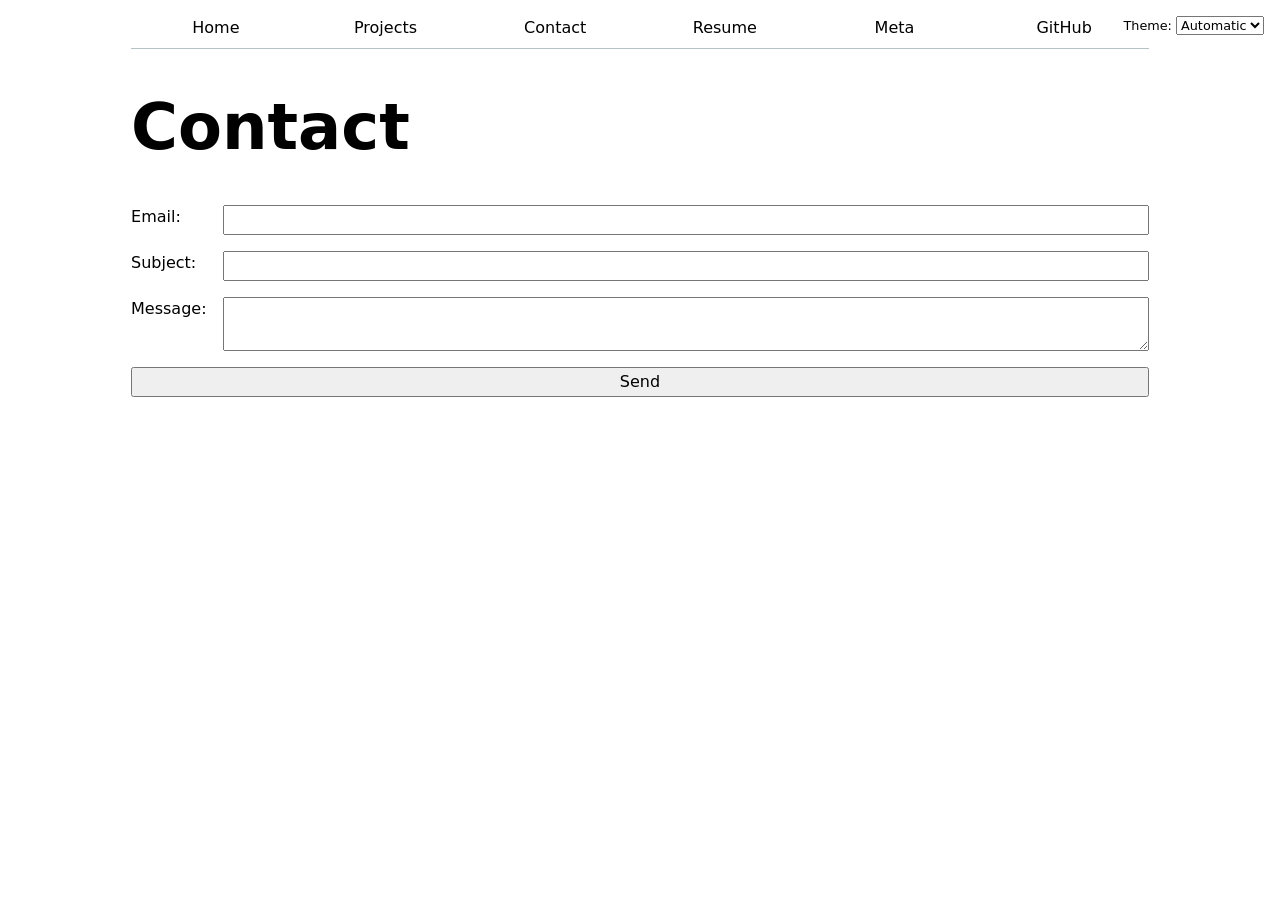
<file: contact/index.html>
<!DOCTYPE html>
<html lang="en">

<head>
    <meta charset="UTF-8">
    <meta name="viewport" content="width=device-width, initial-scale=1.0">
    <title>Contact</title>
    <link rel="stylesheet" href="../style.css">
    <script type="module" src="../global.js"></script>
</head>

<body>
    <h1>Contact</h1>
    <form action="mailto:hajjawib@gmail.com" method="POST" enctype="text/plain">
        <label>
            Email:
            <input type="email" name="email">
        </label>
        <label>
            Subject:
            <input name="subject">
        </label>
        <label>
            Message:
            <textarea name="body"></textarea>
        </label>
        <button>Send</button>
    </form>
</body>

</html>
</file>
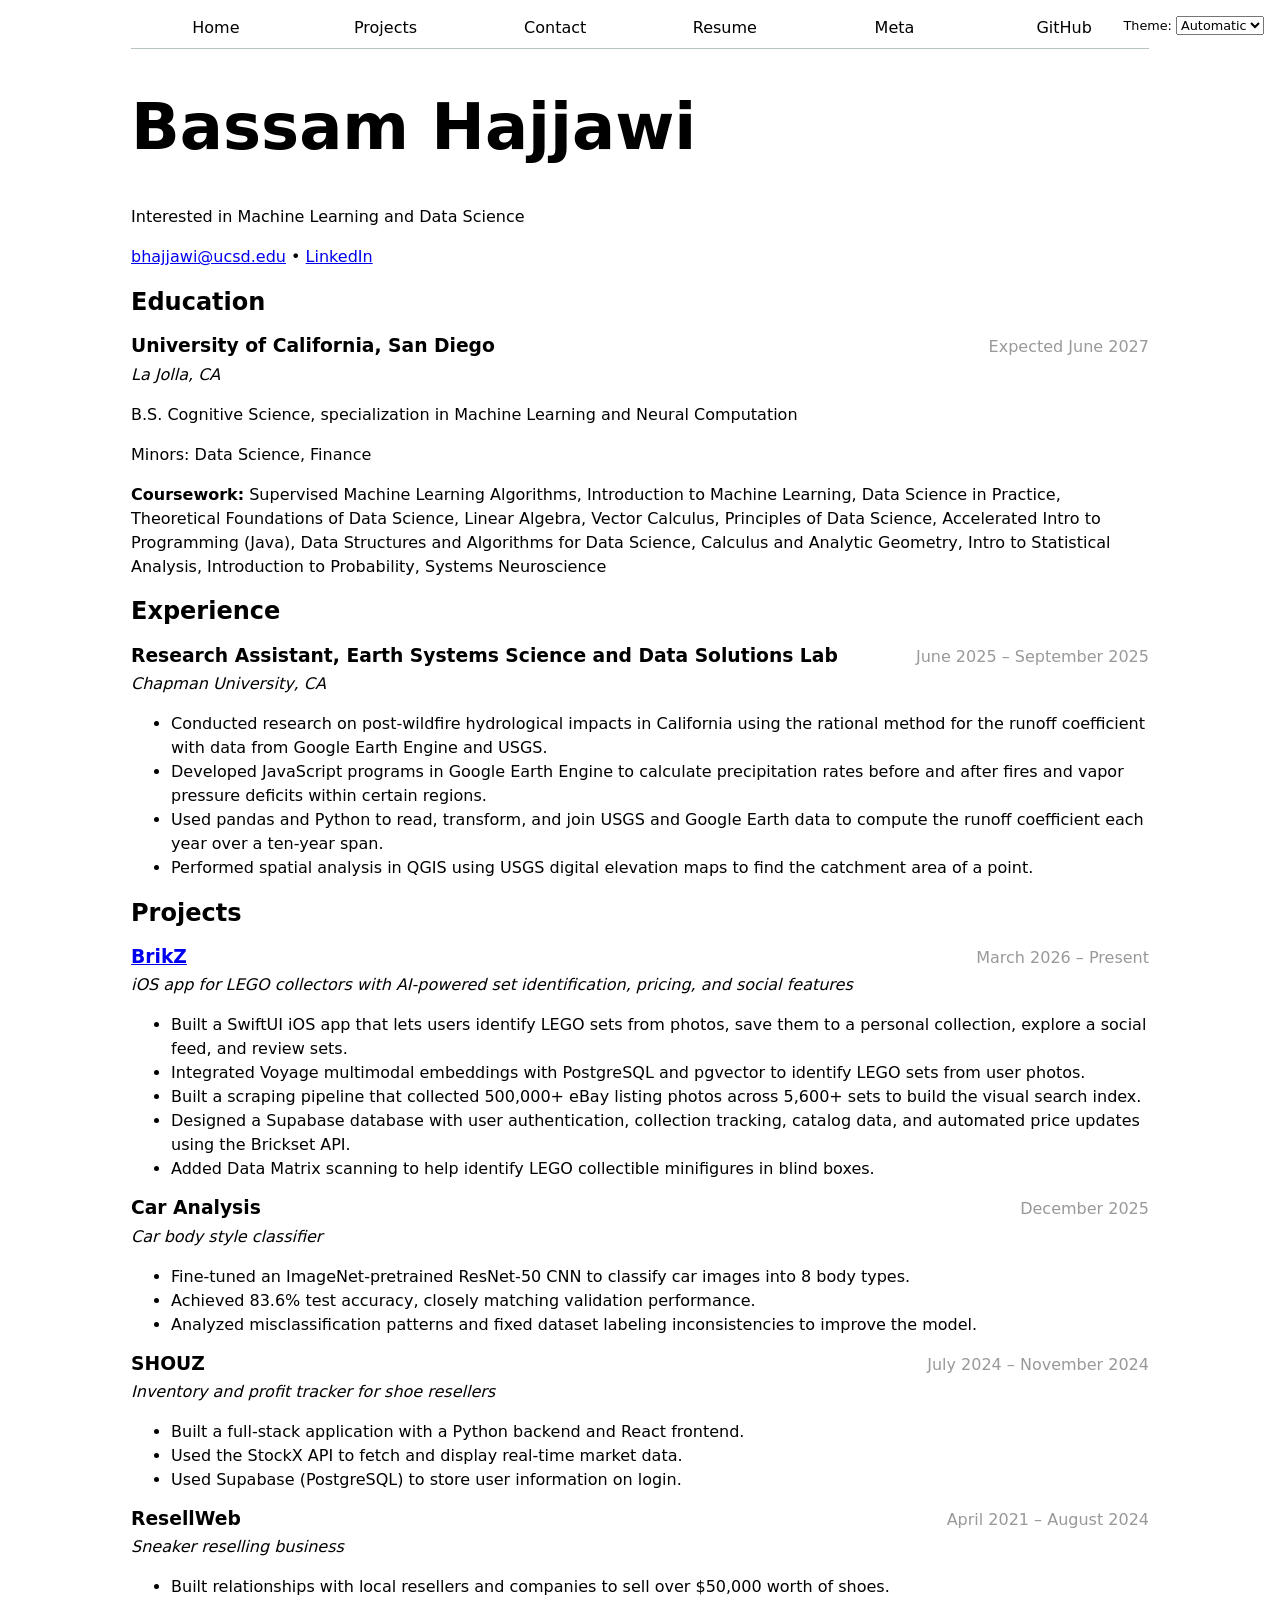
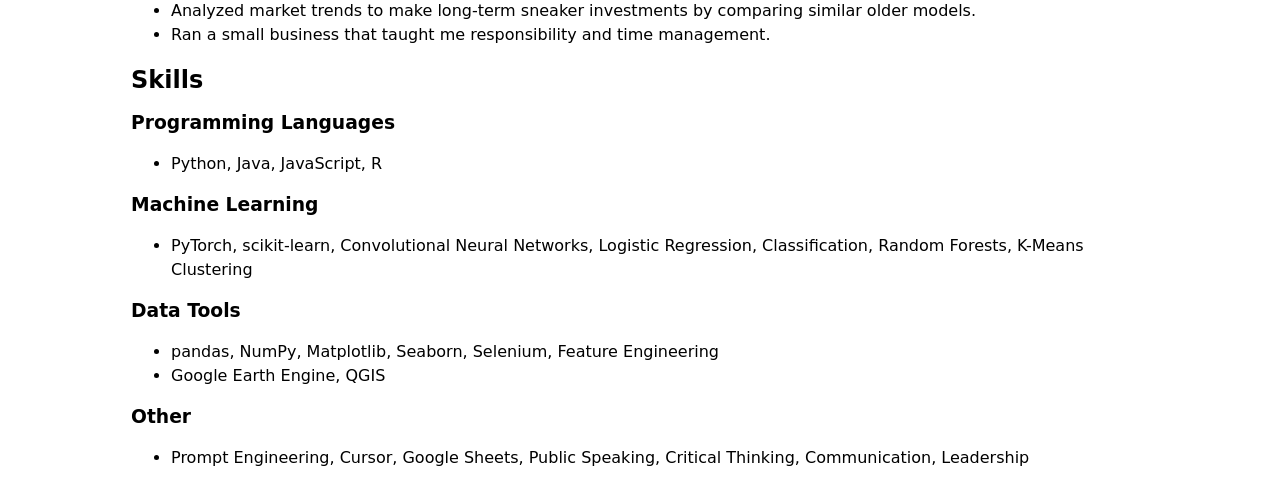
<file: resume/index.html>
<!DOCTYPE html>
<html lang="en">

<head>
    <meta charset="UTF-8">
    <meta name="viewport" content="width=device-width, initial-scale=1.0">
    <title>Resume</title>
    <link rel="stylesheet" href="../style.css">
    <script type="module" src="../global.js"></script>
</head>

<body>

    <header>
        <h1>Bassam Hajjawi</h1>
        <p>Interested in Machine Learning and Data Science</p>
        <p>
            <a href="mailto:bhajjawi@ucsd.edu">bhajjawi@ucsd.edu</a> •
            <a href="https://www.linkedin.com/in/bassam-hajjawi-7b49072a3/" target="_blank">LinkedIn</a>
        </p>
    </header>

    <section>
        <h2>Education</h2>
        <article>
            <header>
                <h3>University of California, San Diego</h3>
                <p>Expected <time datetime="2027-06">June 2027</time></p>
            </header>
            <p class="desc">La Jolla, CA</p>
            <p>B.S. Cognitive Science, specialization in Machine Learning and Neural Computation</p>
            <p>Minors: Data Science, Finance</p>
            <p>
                <strong>Coursework:</strong> Supervised Machine Learning Algorithms, Introduction to Machine Learning,
                Data Science in Practice, Theoretical Foundations of Data Science, Linear Algebra, Vector Calculus,
                Principles of Data Science, Accelerated Intro to Programming (Java), Data Structures and Algorithms
                for Data Science, Calculus and Analytic Geometry, Intro to Statistical Analysis, Introduction to
                Probability, Systems Neuroscience
            </p>
        </article>
    </section>

    <section>
        <h2>Experience</h2>
        <article>
            <header>
                <h3>Research Assistant, Earth Systems Science and Data Solutions Lab</h3>
                <p><time datetime="2025-06">June 2025</time> – <time datetime="2025-09">September 2025</time></p>
            </header>
            <p class="desc">Chapman University, CA</p>
            <ul>
                <li>Conducted research on post-wildfire hydrological impacts in California using the rational method
                    for the runoff coefficient with data from Google Earth Engine and USGS.</li>
                <li>Developed JavaScript programs in Google Earth Engine to calculate precipitation rates before and
                    after fires and vapor pressure deficits within certain regions.</li>
                <li>Used pandas and Python to read, transform, and join USGS and Google Earth data to compute the
                    runoff coefficient each year over a ten-year span.</li>
                <li>Performed spatial analysis in QGIS using USGS digital elevation maps to find the catchment area
                    of a point.</li>
            </ul>
        </article>
    </section>

    <section>
        <h2>Projects</h2>
        <article>
            <header>
                <h3><a href="https://apps.apple.com/us/app/brikz/id6761283631" target="_blank">BrikZ</a></h3>
                <p><time datetime="2026-03">March 2026</time> – Present</p>
            </header>
            <p class="desc">iOS app for LEGO collectors with AI-powered set identification, pricing, and social features
            </p>
            <ul>
                <li>Built a SwiftUI iOS app that lets users identify LEGO sets from photos, save them to a personal
                    collection, explore a social feed, and review sets.</li>
                <li>Integrated Voyage multimodal embeddings with PostgreSQL and pgvector to identify LEGO sets from
                    user photos.</li>
                <li>Built a scraping pipeline that collected 500,000+ eBay listing photos across 5,600+ sets to build
                    the visual search index.</li>
                <li>Designed a Supabase database with user authentication, collection tracking, catalog data, and
                    automated price updates using the Brickset API.</li>
                <li>Added Data Matrix scanning to help identify LEGO collectible minifigures in blind boxes.</li>
            </ul>
        </article>

        <article>
            <header>
                <h3>Car Analysis</h3>
                <p><time datetime="2025-12">December 2025</time></p>
            </header>
            <p class="desc">Car body style classifier</p>
            <ul>
                <li>Fine-tuned an ImageNet-pretrained ResNet-50 CNN to classify car images into 8 body types.</li>
                <li>Achieved 83.6% test accuracy, closely matching validation performance.</li>
                <li>Analyzed misclassification patterns and fixed dataset labeling inconsistencies to improve the
                    model.</li>
            </ul>
        </article>

        <article>
            <header>
                <h3>SHOUZ</h3>
                <p><time datetime="2024-07">July 2024</time> – <time datetime="2024-11">November 2024</time></p>
            </header>
            <p class="desc">Inventory and profit tracker for shoe resellers</p>
            <ul>
                <li>Built a full-stack application with a Python backend and React frontend.</li>
                <li>Used the StockX API to fetch and display real-time market data.</li>
                <li>Used Supabase (PostgreSQL) to store user information on login.</li>
            </ul>
        </article>

        <article>
            <header>
                <h3>ResellWeb</h3>
                <p><time datetime="2021-04">April 2021</time> – <time datetime="2024-08">August 2024</time></p>
            </header>
            <p class="desc">Sneaker reselling business</p>
            <ul>
                <li>Built relationships with local resellers and companies to sell over $50,000 worth of shoes.</li>
                <li>Analyzed market trends to make long-term sneaker investments by comparing similar older models.
                </li>
                <li>Ran a small business that taught me responsibility and time management.</li>
            </ul>
        </article>
    </section>

    <section>
        <h2>Skills</h2>
        <h3>Programming Languages</h3>
        <ul>
            <li>Python, Java, JavaScript, R</li>
        </ul>
        <h3>Machine Learning</h3>
        <ul>
            <li>PyTorch, scikit-learn, Convolutional Neural Networks, Logistic Regression, Classification, Random
                Forests, K-Means Clustering</li>
        </ul>
        <h3>Data Tools</h3>
        <ul>
            <li>pandas, NumPy, Matplotlib, Seaborn, Selenium, Feature Engineering</li>
            <li>Google Earth Engine, QGIS</li>
        </ul>
        <h3>Other</h3>
        <ul>
            <li>Prompt Engineering, Cursor, Google Sheets, Public Speaking, Critical Thinking, Communication,
                Leadership</li>
        </ul>
    </section>
</body>

</html>
</file>
<file: style.css>
body {
  font: 100%/1.5 system-ui;
  max-width: 100ch;
  margin-inline: max(1em, (100% - 100ch) / 2);
}

img {
  max-width: min(600px, 100%);
}

html {
  color-scheme: light dark;
  --color-accent: oklch(65% 50% 0);
  accent-color: var(--color-accent);
}

nav {
  --border-color: oklch(50% 10% 200 / 40%);
  display: flex;
  margin-bottom: 1em;
  border-bottom: 1px solid var(--border-color);
}

nav a {
  flex: 1;
  text-decoration: none;
  color: inherit;
  text-align: center;
  padding: 0.5em;
}

nav a.current {
  border-bottom: 0.4em solid var(--border-color);
  padding-bottom: 0.1em;
}

nav a:hover {
  border-bottom: 0.4em solid var(--color-accent);
  padding-bottom: 0.1em;
  background-color: color-mix(in oklch, var(--color-accent), canvas 85%);
}

input,
textarea,
button,
select {
  font: inherit;
}

form {
  display: grid;
  grid-template-columns: auto 1fr;
  gap: 1em;
}

form label {
  display: grid;
  grid-template-columns: subgrid;
  grid-column: 1 / -1;
}

form button {
  grid-column: 1 / -1;
}

.projects {
  display: grid;
  grid-template-columns: repeat(auto-fill, minmax(15em, 1fr));
  gap: 1em;
}

.projects article {
  display: grid;
  grid-template-rows: subgrid;
  grid-row: span 3;
}

.projects h2 {
  margin: 0;
}

h1 {
  font-size: 400%;
}

h1, h2, h3, h4, h5, h6 {
  line-height: 1.1;
  text-wrap: balance;
}

article header {
  display: flex;
  justify-content: space-between;
  align-items: baseline;
  flex-wrap: wrap;
  gap: 0.5em;
}

article h3, article header p {
  margin: 0;
}

article header p {
  color: #999;
}

.desc {
  margin: 0.2em 0 0;
  font-style: italic;
}

.color-scheme {
  position: absolute;
  top: 1rem;
  right: 1rem;
  font-size: 80%;
}

#profile-stats dl {
  display: grid;
  grid-template-columns: repeat(4, 1fr);
  text-align: center;
}

#profile-stats dt {
  grid-row: 1;
  color: gray;
  font-size: 80%;
}

#profile-stats dd {
  grid-row: 2;
  margin: 0;
  font-size: 200%;
  font-weight: bold;
}

.year {
  margin: 0;
  color: gray;
  font-family: Baskerville, serif;
  font-variant-numeric: oldstyle-nums;
}

.container {
  display: flex;
  align-items: center;
  gap: 2em;
}

#projects-pie-plot {
  max-width: 20em;
  margin-block: 2em;
  overflow: visible;
}

#projects-pie-plot path {
  transition: 300ms;
  cursor: pointer;
}

#projects-pie-plot:has(path:hover) path:not(:hover) {
  opacity: 0.5;
}

.legend {
  flex: 1;
  display: grid;
  grid-template-columns: repeat(auto-fill, minmax(9em, 1fr));
  gap: 1em;
  padding: 1em;
  margin: 0;
  list-style: none;
  border: 1px solid oklch(50% 10% 200 / 40%);
  border-radius: 0.5em;
}

.legend-item {
  display: flex;
  align-items: center;
  gap: 0.4em;
  cursor: pointer;
}

.swatch {
  display: inline-block;
  width: 1em;
  aspect-ratio: 1 / 1;
  background-color: var(--color);
  border-radius: 50%;
}

.selected {
  --color: oklch(60% 45% 0) !important;
}

path.selected {
  fill: var(--color);
}

.searchBar {
  width: 100%;
  box-sizing: border-box;
  padding: 0.5em;
  margin-bottom: 1em;
}

.stats {
  display: grid;
  grid-template-columns: repeat(6, 1fr);
  text-align: center;
}

.stats dt {
  grid-row: 1;
  color: gray;
  font-size: 80%;
}

.stats dd {
  grid-row: 2;
  margin: 0;
  font-size: 200%;
  font-weight: bold;
}

.gridlines line {
  stroke-opacity: 0.15;
}

.gridlines .domain {
  display: none;
}

dl.info {
  display: grid;
  grid-template-columns: auto 1fr;
  gap: 0.25em 1em;
  margin: 0;
  transition-duration: 500ms;
  transition-property: opacity, visibility;
}

dl.info dt {
  color: gray;
  font-size: 85%;
}

dl.info dd {
  margin: 0;
}

dl.info[hidden]:not(:hover, :focus-within) {
  opacity: 0;
  visibility: hidden;
}

.tooltip {
  position: fixed;
  top: 1em;
  left: 1em;
  padding: 0.75em 1em;
  background-color: color-mix(in oklch, canvas, transparent 15%);
  backdrop-filter: blur(6px);
  border-radius: 0.5em;
  box-shadow: 0 4px 12px rgb(0 0 0 / 25%);
}

circle {
  transition: 200ms;
  transform-origin: center;
  transform-box: fill-box;
}

circle:hover {
  transform: scale(1.5);
}

circle.selected {
  fill: #ff6b6b;
}

@keyframes marching-ants {
  to {
    stroke-dashoffset: -8;
  }
}

.selection {
  fill-opacity: 0.1;
  stroke: currentColor;
  stroke-opacity: 0.7;
  stroke-dasharray: 5 3;
  animation: marching-ants 2s linear infinite;
}

#language-breakdown dd {
  font-size: 120%;
}
</file>
